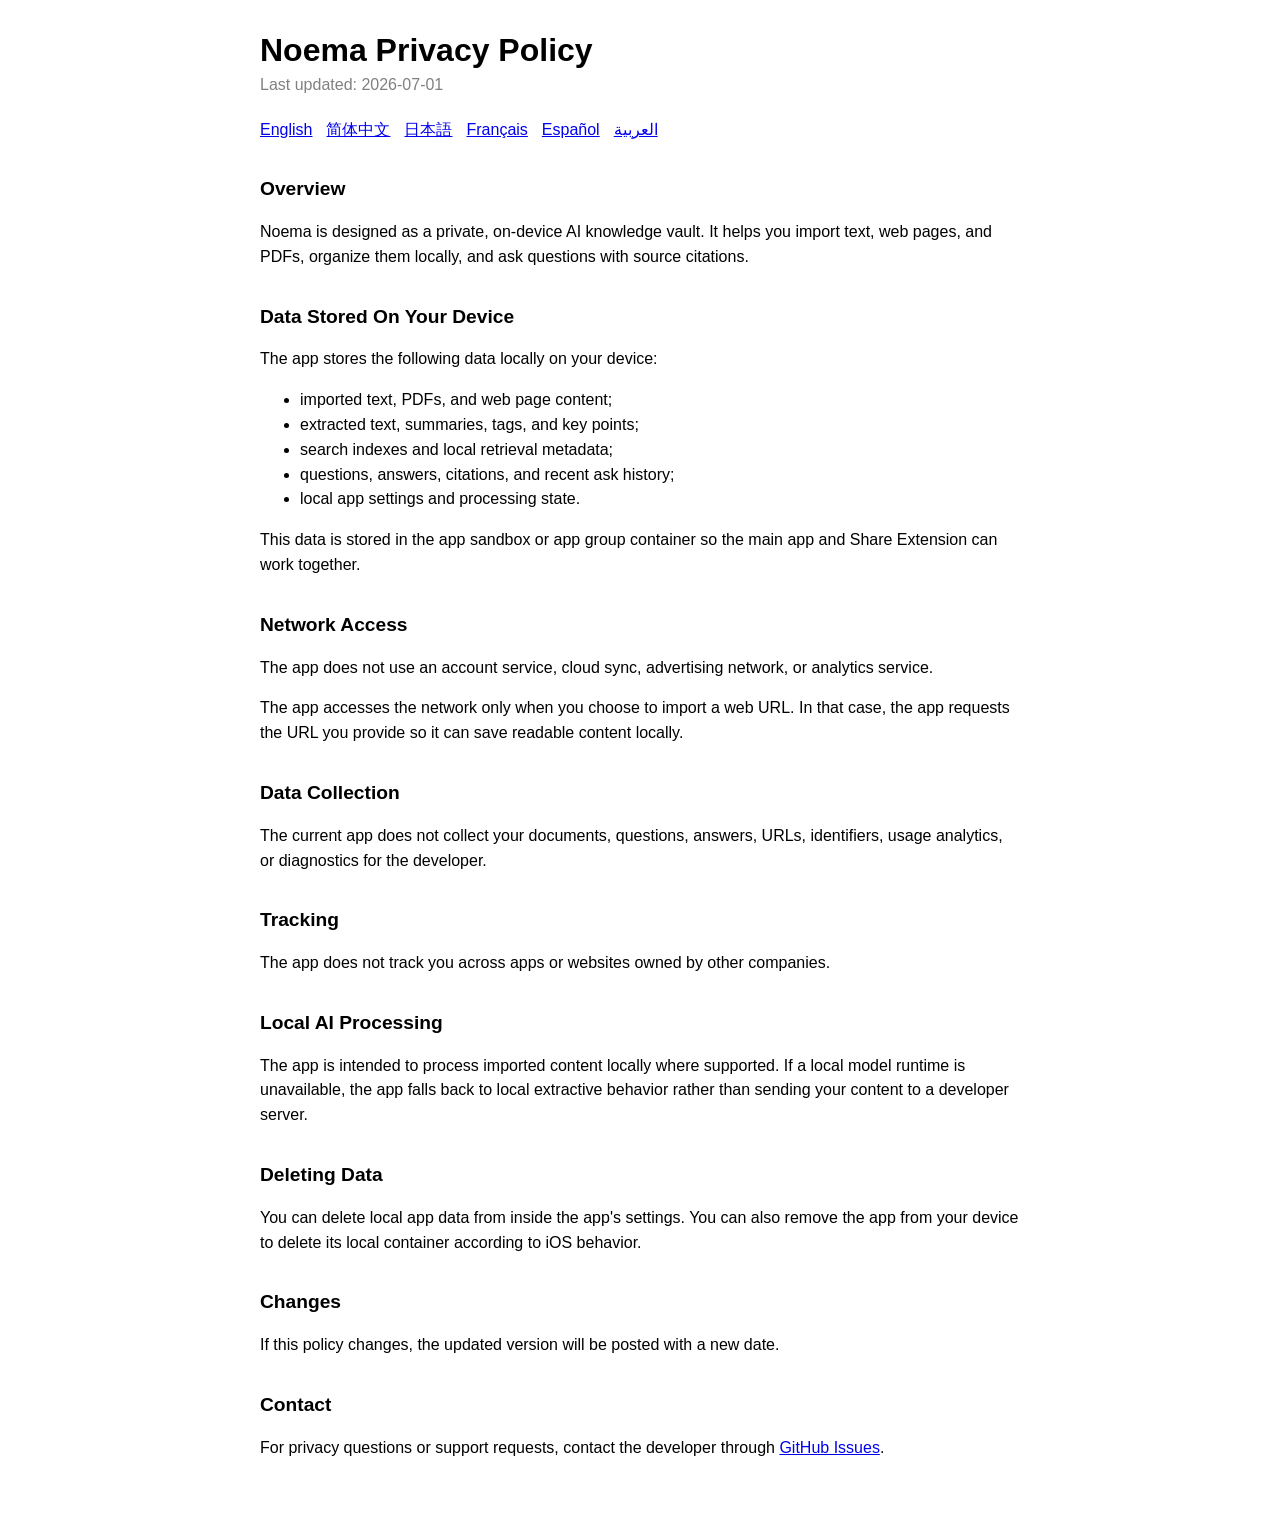
<file: index.html>
<!doctype html>
<html lang="en">
<head>
  <meta charset="utf-8">
  <meta name="viewport" content="width=device-width, initial-scale=1">
  <title>Noema Privacy Policy</title>
  <style>
    :root {
      color-scheme: light dark;
      font-family: -apple-system, BlinkMacSystemFont, "Segoe UI", sans-serif;
      line-height: 1.55;
    }
    body {
      margin: 0;
      padding: 32px 18px 56px;
      background: Canvas;
      color: CanvasText;
    }
    main {
      max-width: 760px;
      margin: 0 auto;
    }
    h1 {
      margin: 0 0 4px;
      font-size: 2rem;
      line-height: 1.15;
    }
    h2 {
      margin-top: 2rem;
      font-size: 1.2rem;
    }
    p, li {
      font-size: 1rem;
    }
    nav {
      display: flex;
      flex-wrap: wrap;
      gap: 8px 14px;
      margin: 20px 0 28px;
    }
    a {
      color: LinkText;
    }
    .updated {
      margin-top: 0;
      color: GrayText;
    }
  </style>
</head>
<body>
  <main>
    <h1>Noema Privacy Policy</h1>
    <p class="updated">Last updated: 2026-07-01</p>
    <nav aria-label="Language">
      <a href="./index.html">English</a>
      <a href="./zh-Hans.html">简体中文</a>
      <a href="./ja.html">日本語</a>
      <a href="./fr.html">Français</a>
      <a href="./es.html">Español</a>
      <a href="./ar.html">العربية</a>
    </nav>

    <h2>Overview</h2>
    <p>Noema is designed as a private, on-device AI knowledge vault. It helps you import text, web pages, and PDFs, organize them locally, and ask questions with source citations.</p>

    <h2>Data Stored On Your Device</h2>
    <p>The app stores the following data locally on your device:</p>
    <ul>
      <li>imported text, PDFs, and web page content;</li>
      <li>extracted text, summaries, tags, and key points;</li>
      <li>search indexes and local retrieval metadata;</li>
      <li>questions, answers, citations, and recent ask history;</li>
      <li>local app settings and processing state.</li>
    </ul>
    <p>This data is stored in the app sandbox or app group container so the main app and Share Extension can work together.</p>

    <h2>Network Access</h2>
    <p>The app does not use an account service, cloud sync, advertising network, or analytics service.</p>
    <p>The app accesses the network only when you choose to import a web URL. In that case, the app requests the URL you provide so it can save readable content locally.</p>

    <h2>Data Collection</h2>
    <p>The current app does not collect your documents, questions, answers, URLs, identifiers, usage analytics, or diagnostics for the developer.</p>

    <h2>Tracking</h2>
    <p>The app does not track you across apps or websites owned by other companies.</p>

    <h2>Local AI Processing</h2>
    <p>The app is intended to process imported content locally where supported. If a local model runtime is unavailable, the app falls back to local extractive behavior rather than sending your content to a developer server.</p>

    <h2>Deleting Data</h2>
    <p>You can delete local app data from inside the app's settings. You can also remove the app from your device to delete its local container according to iOS behavior.</p>

    <h2>Changes</h2>
    <p>If this policy changes, the updated version will be posted with a new date.</p>

    <h2>Contact</h2>
    <p>For privacy questions or support requests, contact the developer through <a href="https://github.com/Jorc/noema-privacy/issues">GitHub Issues</a>.</p>
  </main>
</body>
</html>
</file>
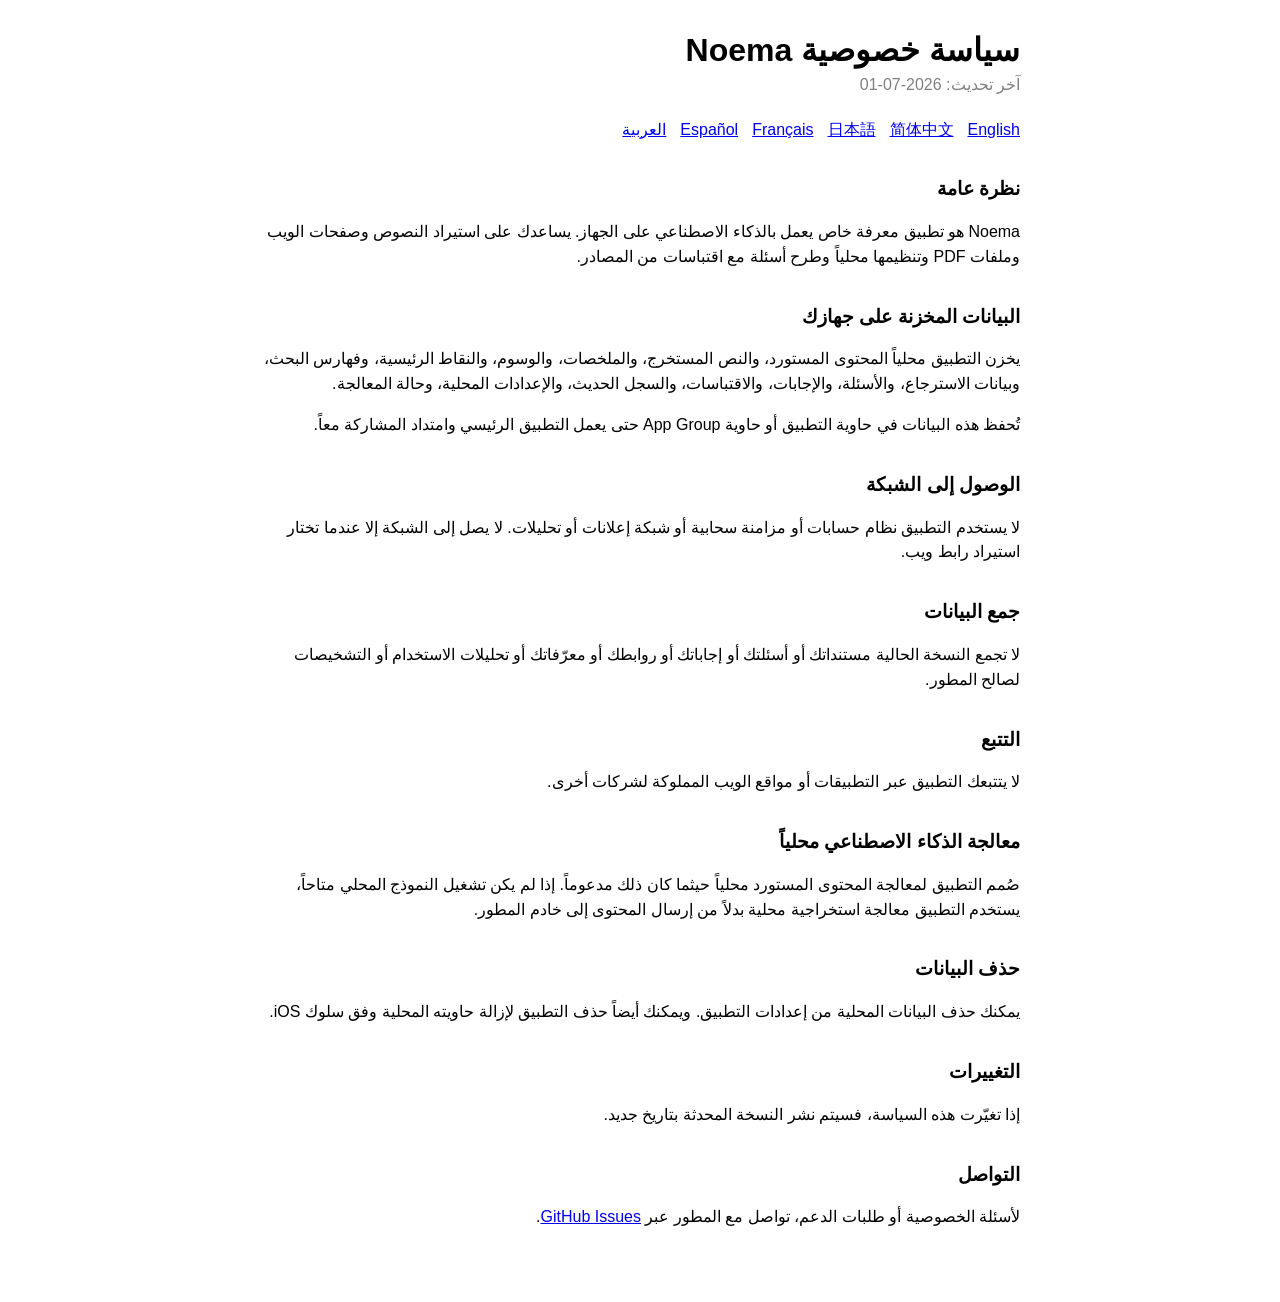
<file: ar.html>
<!doctype html>
<html lang="ar" dir="rtl">
<head>
  <meta charset="utf-8">
  <meta name="viewport" content="width=device-width, initial-scale=1">
  <title>سياسة خصوصية Noema</title>
  <link rel="stylesheet" href="./style.css">
</head>
<body>
  <main>
    <h1>سياسة خصوصية Noema</h1>
    <p class="updated">آخر تحديث: 2026-07-01</p>
    <nav aria-label="Language"><a href="./index.html">English</a><a href="./zh-Hans.html">简体中文</a><a href="./ja.html">日本語</a><a href="./fr.html">Français</a><a href="./es.html">Español</a><a href="./ar.html">العربية</a></nav>
    <h2>نظرة عامة</h2>
    <p>Noema هو تطبيق معرفة خاص يعمل بالذكاء الاصطناعي على الجهاز. يساعدك على استيراد النصوص وصفحات الويب وملفات PDF وتنظيمها محلياً وطرح أسئلة مع اقتباسات من المصادر.</p>
    <h2>البيانات المخزنة على جهازك</h2>
    <p>يخزن التطبيق محلياً المحتوى المستورد، والنص المستخرج، والملخصات، والوسوم، والنقاط الرئيسية، وفهارس البحث، وبيانات الاسترجاع، والأسئلة، والإجابات، والاقتباسات، والسجل الحديث، والإعدادات المحلية، وحالة المعالجة.</p>
    <p>تُحفظ هذه البيانات في حاوية التطبيق أو حاوية App Group حتى يعمل التطبيق الرئيسي وامتداد المشاركة معاً.</p>
    <h2>الوصول إلى الشبكة</h2>
    <p>لا يستخدم التطبيق نظام حسابات أو مزامنة سحابية أو شبكة إعلانات أو تحليلات. لا يصل إلى الشبكة إلا عندما تختار استيراد رابط ويب.</p>
    <h2>جمع البيانات</h2>
    <p>لا تجمع النسخة الحالية مستنداتك أو أسئلتك أو إجاباتك أو روابطك أو معرّفاتك أو تحليلات الاستخدام أو التشخيصات لصالح المطور.</p>
    <h2>التتبع</h2>
    <p>لا يتتبعك التطبيق عبر التطبيقات أو مواقع الويب المملوكة لشركات أخرى.</p>
    <h2>معالجة الذكاء الاصطناعي محلياً</h2>
    <p>صُمم التطبيق لمعالجة المحتوى المستورد محلياً حيثما كان ذلك مدعوماً. إذا لم يكن تشغيل النموذج المحلي متاحاً، يستخدم التطبيق معالجة استخراجية محلية بدلاً من إرسال المحتوى إلى خادم المطور.</p>
    <h2>حذف البيانات</h2>
    <p>يمكنك حذف البيانات المحلية من إعدادات التطبيق. ويمكنك أيضاً حذف التطبيق لإزالة حاويته المحلية وفق سلوك iOS.</p>
    <h2>التغييرات</h2>
    <p>إذا تغيّرت هذه السياسة، فسيتم نشر النسخة المحدثة بتاريخ جديد.</p>
    <h2>التواصل</h2>
    <p>لأسئلة الخصوصية أو طلبات الدعم، تواصل مع المطور عبر <a href="https://github.com/Jorc/noema-privacy/issues">GitHub Issues</a>.</p>
  </main>
</body>
</html>
</file>
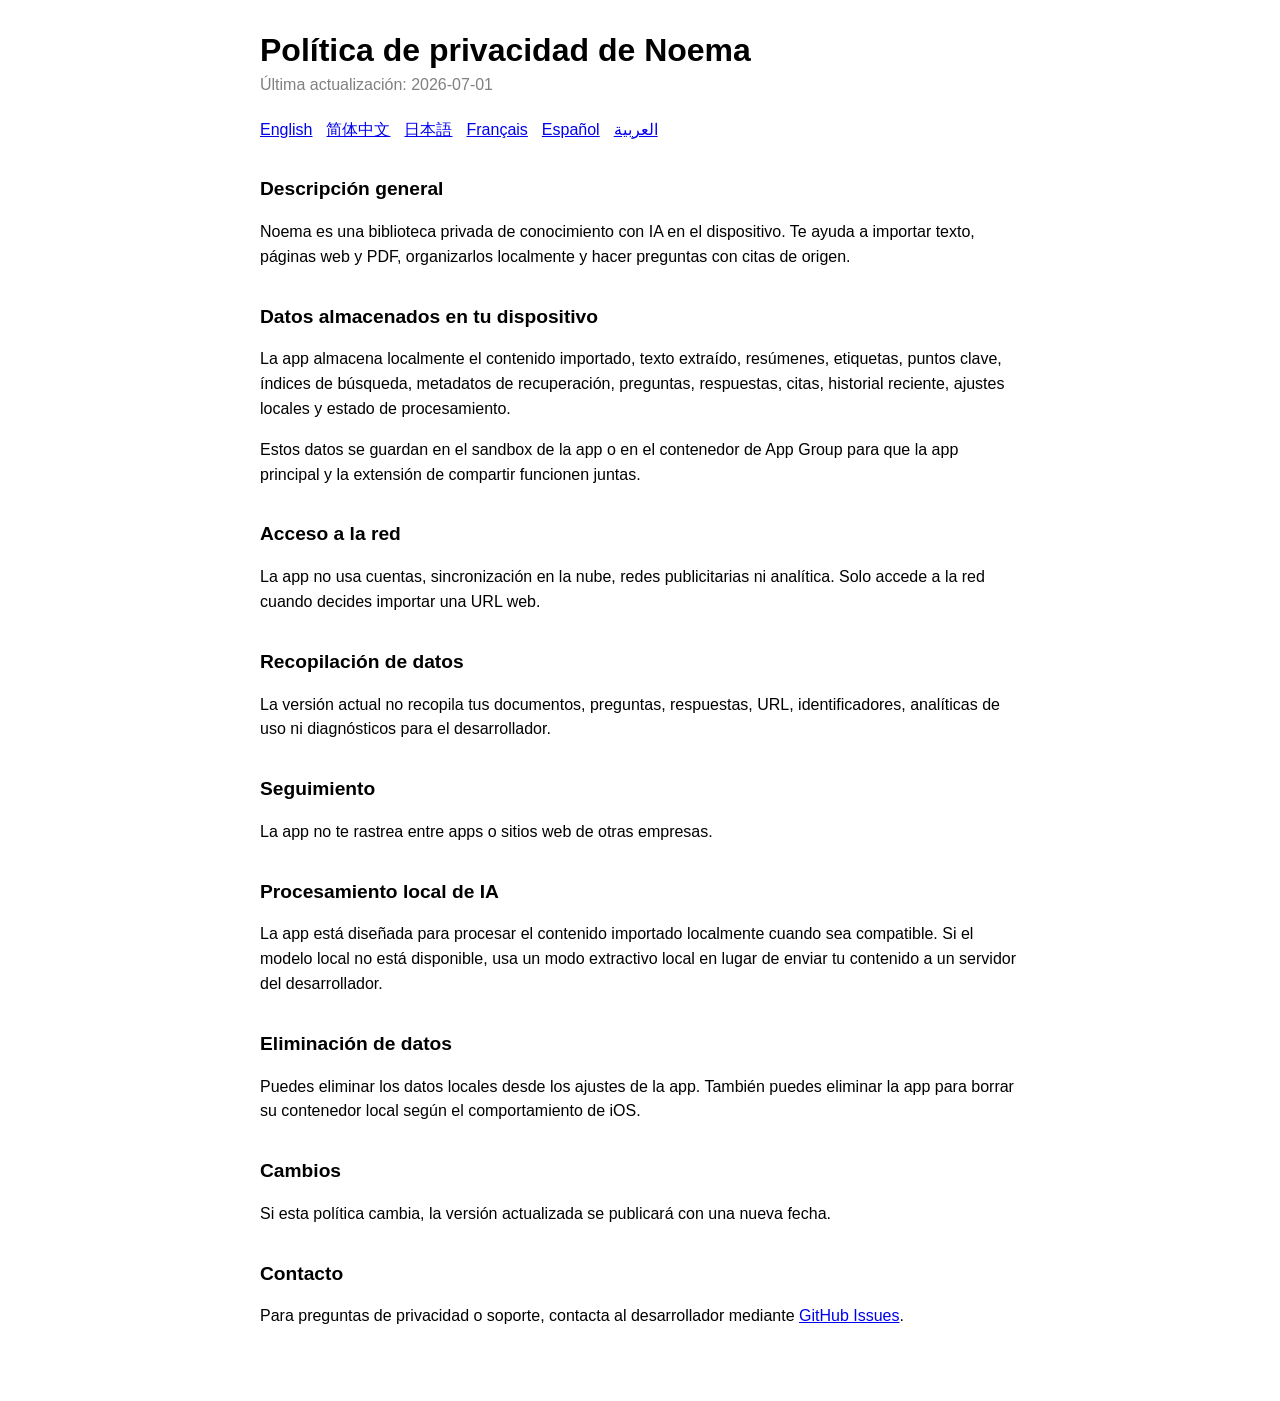
<file: es.html>
<!doctype html>
<html lang="es">
<head>
  <meta charset="utf-8">
  <meta name="viewport" content="width=device-width, initial-scale=1">
  <title>Política de privacidad de Noema</title>
  <link rel="stylesheet" href="./style.css">
</head>
<body>
  <main>
    <h1>Política de privacidad de Noema</h1>
    <p class="updated">Última actualización: 2026-07-01</p>
    <nav aria-label="Language"><a href="./index.html">English</a><a href="./zh-Hans.html">简体中文</a><a href="./ja.html">日本語</a><a href="./fr.html">Français</a><a href="./es.html">Español</a><a href="./ar.html">العربية</a></nav>
    <h2>Descripción general</h2>
    <p>Noema es una biblioteca privada de conocimiento con IA en el dispositivo. Te ayuda a importar texto, páginas web y PDF, organizarlos localmente y hacer preguntas con citas de origen.</p>
    <h2>Datos almacenados en tu dispositivo</h2>
    <p>La app almacena localmente el contenido importado, texto extraído, resúmenes, etiquetas, puntos clave, índices de búsqueda, metadatos de recuperación, preguntas, respuestas, citas, historial reciente, ajustes locales y estado de procesamiento.</p>
    <p>Estos datos se guardan en el sandbox de la app o en el contenedor de App Group para que la app principal y la extensión de compartir funcionen juntas.</p>
    <h2>Acceso a la red</h2>
    <p>La app no usa cuentas, sincronización en la nube, redes publicitarias ni analítica. Solo accede a la red cuando decides importar una URL web.</p>
    <h2>Recopilación de datos</h2>
    <p>La versión actual no recopila tus documentos, preguntas, respuestas, URL, identificadores, analíticas de uso ni diagnósticos para el desarrollador.</p>
    <h2>Seguimiento</h2>
    <p>La app no te rastrea entre apps o sitios web de otras empresas.</p>
    <h2>Procesamiento local de IA</h2>
    <p>La app está diseñada para procesar el contenido importado localmente cuando sea compatible. Si el modelo local no está disponible, usa un modo extractivo local en lugar de enviar tu contenido a un servidor del desarrollador.</p>
    <h2>Eliminación de datos</h2>
    <p>Puedes eliminar los datos locales desde los ajustes de la app. También puedes eliminar la app para borrar su contenedor local según el comportamiento de iOS.</p>
    <h2>Cambios</h2>
    <p>Si esta política cambia, la versión actualizada se publicará con una nueva fecha.</p>
    <h2>Contacto</h2>
    <p>Para preguntas de privacidad o soporte, contacta al desarrollador mediante <a href="https://github.com/Jorc/noema-privacy/issues">GitHub Issues</a>.</p>
  </main>
</body>
</html>
</file>
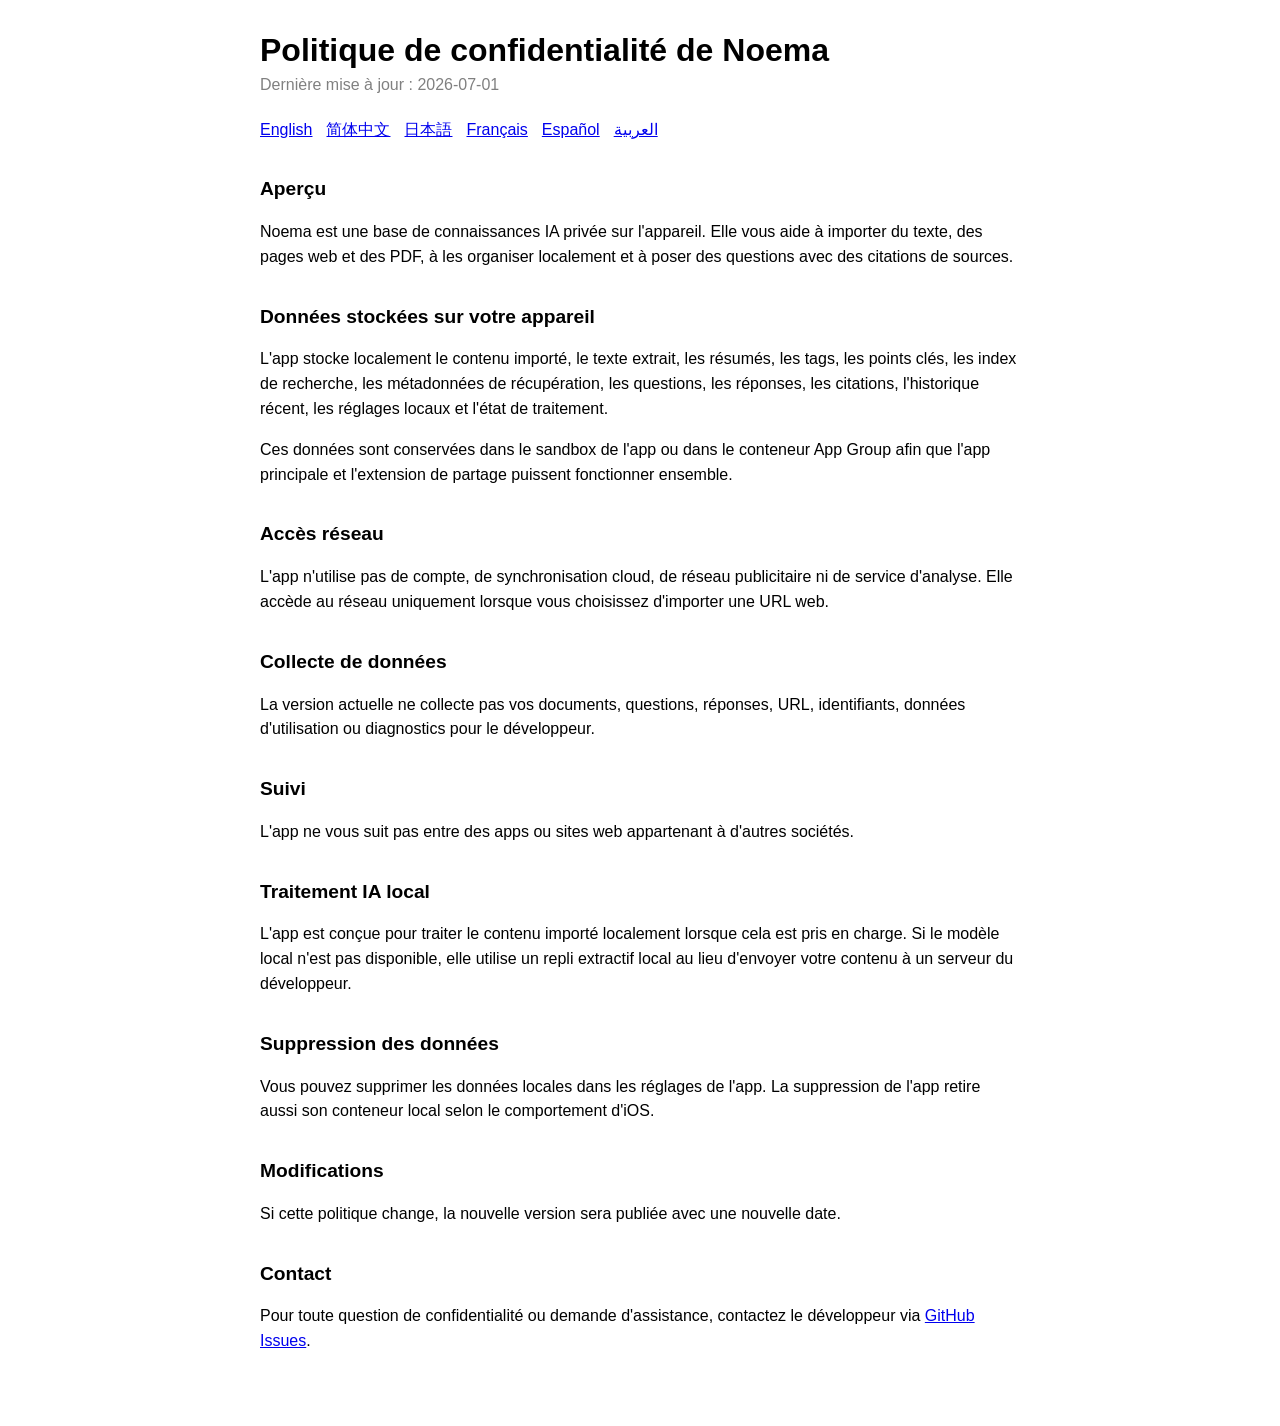
<file: fr.html>
<!doctype html>
<html lang="fr">
<head>
  <meta charset="utf-8">
  <meta name="viewport" content="width=device-width, initial-scale=1">
  <title>Politique de confidentialité de Noema</title>
  <link rel="stylesheet" href="./style.css">
</head>
<body>
  <main>
    <h1>Politique de confidentialité de Noema</h1>
    <p class="updated">Dernière mise à jour : 2026-07-01</p>
    <nav aria-label="Language"><a href="./index.html">English</a><a href="./zh-Hans.html">简体中文</a><a href="./ja.html">日本語</a><a href="./fr.html">Français</a><a href="./es.html">Español</a><a href="./ar.html">العربية</a></nav>
    <h2>Aperçu</h2>
    <p>Noema est une base de connaissances IA privée sur l'appareil. Elle vous aide à importer du texte, des pages web et des PDF, à les organiser localement et à poser des questions avec des citations de sources.</p>
    <h2>Données stockées sur votre appareil</h2>
    <p>L'app stocke localement le contenu importé, le texte extrait, les résumés, les tags, les points clés, les index de recherche, les métadonnées de récupération, les questions, les réponses, les citations, l'historique récent, les réglages locaux et l'état de traitement.</p>
    <p>Ces données sont conservées dans le sandbox de l'app ou dans le conteneur App Group afin que l'app principale et l'extension de partage puissent fonctionner ensemble.</p>
    <h2>Accès réseau</h2>
    <p>L'app n'utilise pas de compte, de synchronisation cloud, de réseau publicitaire ni de service d'analyse. Elle accède au réseau uniquement lorsque vous choisissez d'importer une URL web.</p>
    <h2>Collecte de données</h2>
    <p>La version actuelle ne collecte pas vos documents, questions, réponses, URL, identifiants, données d'utilisation ou diagnostics pour le développeur.</p>
    <h2>Suivi</h2>
    <p>L'app ne vous suit pas entre des apps ou sites web appartenant à d'autres sociétés.</p>
    <h2>Traitement IA local</h2>
    <p>L'app est conçue pour traiter le contenu importé localement lorsque cela est pris en charge. Si le modèle local n'est pas disponible, elle utilise un repli extractif local au lieu d'envoyer votre contenu à un serveur du développeur.</p>
    <h2>Suppression des données</h2>
    <p>Vous pouvez supprimer les données locales dans les réglages de l'app. La suppression de l'app retire aussi son conteneur local selon le comportement d'iOS.</p>
    <h2>Modifications</h2>
    <p>Si cette politique change, la nouvelle version sera publiée avec une nouvelle date.</p>
    <h2>Contact</h2>
    <p>Pour toute question de confidentialité ou demande d'assistance, contactez le développeur via <a href="https://github.com/Jorc/noema-privacy/issues">GitHub Issues</a>.</p>
  </main>
</body>
</html>
</file>
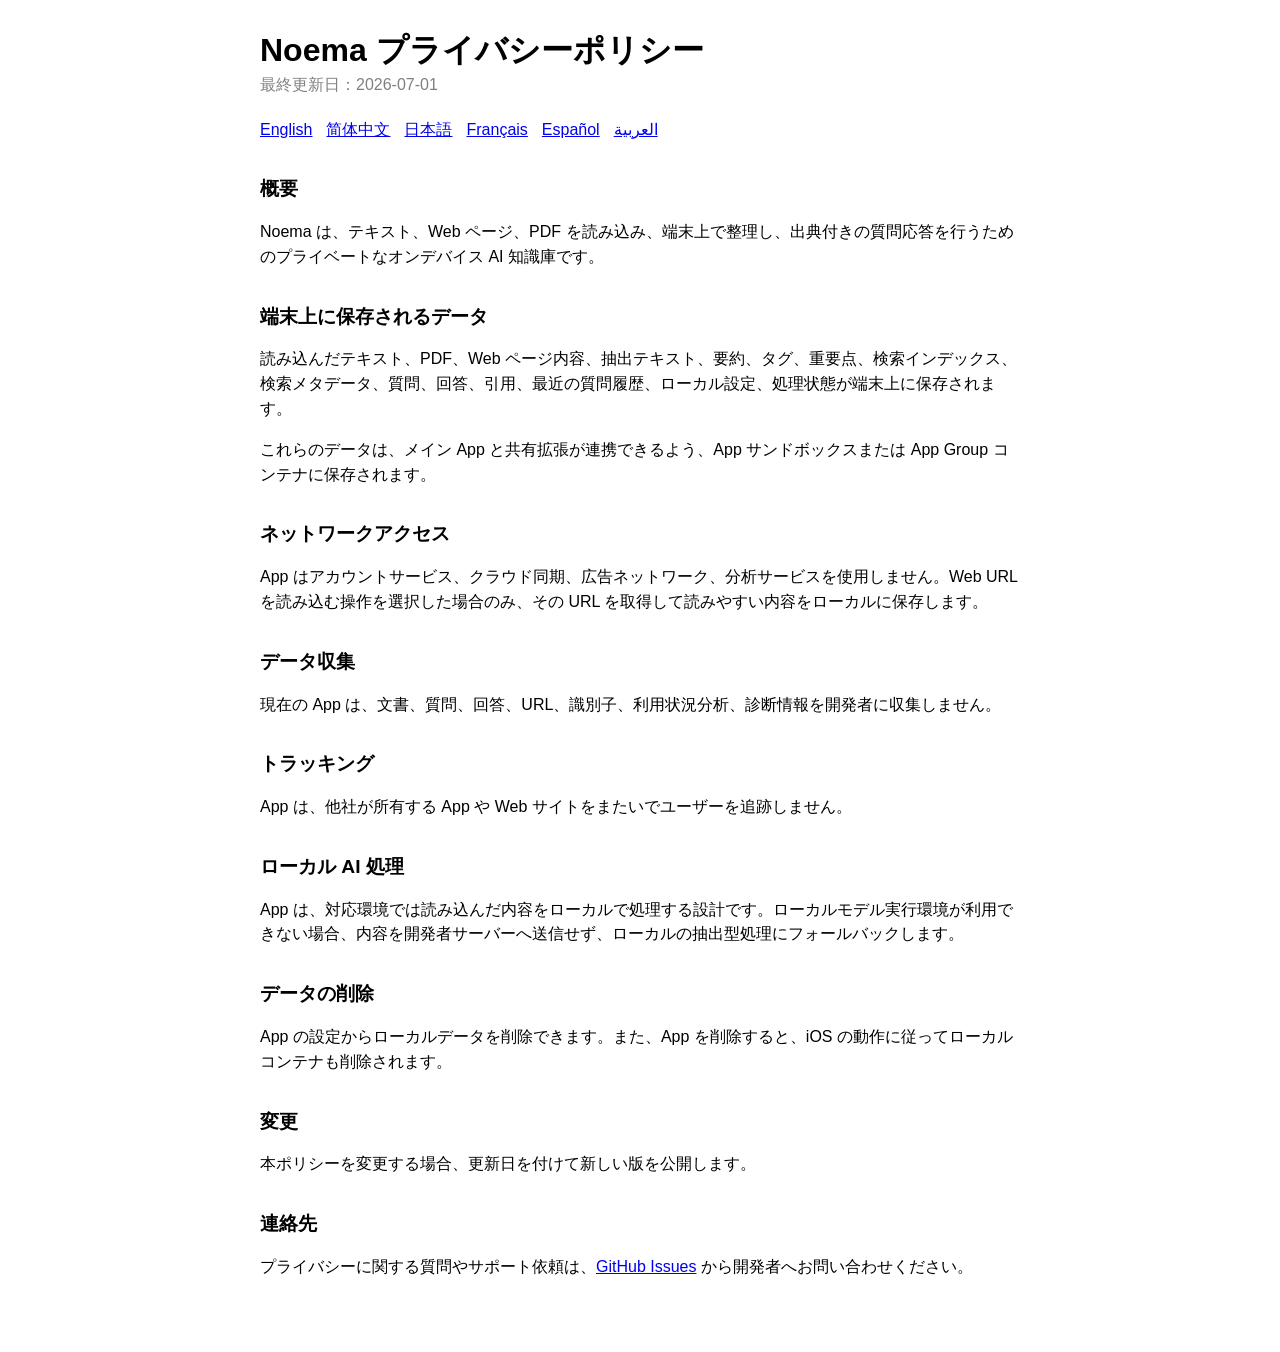
<file: ja.html>
<!doctype html>
<html lang="ja">
<head>
  <meta charset="utf-8">
  <meta name="viewport" content="width=device-width, initial-scale=1">
  <title>Noema プライバシーポリシー</title>
  <link rel="stylesheet" href="./style.css">
</head>
<body>
  <main>
    <h1>Noema プライバシーポリシー</h1>
    <p class="updated">最終更新日：2026-07-01</p>
    <nav aria-label="Language"><a href="./index.html">English</a><a href="./zh-Hans.html">简体中文</a><a href="./ja.html">日本語</a><a href="./fr.html">Français</a><a href="./es.html">Español</a><a href="./ar.html">العربية</a></nav>
    <h2>概要</h2>
    <p>Noema は、テキスト、Web ページ、PDF を読み込み、端末上で整理し、出典付きの質問応答を行うためのプライベートなオンデバイス AI 知識庫です。</p>
    <h2>端末上に保存されるデータ</h2>
    <p>読み込んだテキスト、PDF、Web ページ内容、抽出テキスト、要約、タグ、重要点、検索インデックス、検索メタデータ、質問、回答、引用、最近の質問履歴、ローカル設定、処理状態が端末上に保存されます。</p>
    <p>これらのデータは、メイン App と共有拡張が連携できるよう、App サンドボックスまたは App Group コンテナに保存されます。</p>
    <h2>ネットワークアクセス</h2>
    <p>App はアカウントサービス、クラウド同期、広告ネットワーク、分析サービスを使用しません。Web URL を読み込む操作を選択した場合のみ、その URL を取得して読みやすい内容をローカルに保存します。</p>
    <h2>データ収集</h2>
    <p>現在の App は、文書、質問、回答、URL、識別子、利用状況分析、診断情報を開発者に収集しません。</p>
    <h2>トラッキング</h2>
    <p>App は、他社が所有する App や Web サイトをまたいでユーザーを追跡しません。</p>
    <h2>ローカル AI 処理</h2>
    <p>App は、対応環境では読み込んだ内容をローカルで処理する設計です。ローカルモデル実行環境が利用できない場合、内容を開発者サーバーへ送信せず、ローカルの抽出型処理にフォールバックします。</p>
    <h2>データの削除</h2>
    <p>App の設定からローカルデータを削除できます。また、App を削除すると、iOS の動作に従ってローカルコンテナも削除されます。</p>
    <h2>変更</h2>
    <p>本ポリシーを変更する場合、更新日を付けて新しい版を公開します。</p>
    <h2>連絡先</h2>
    <p>プライバシーに関する質問やサポート依頼は、<a href="https://github.com/Jorc/noema-privacy/issues">GitHub Issues</a> から開発者へお問い合わせください。</p>
  </main>
</body>
</html>
</file>
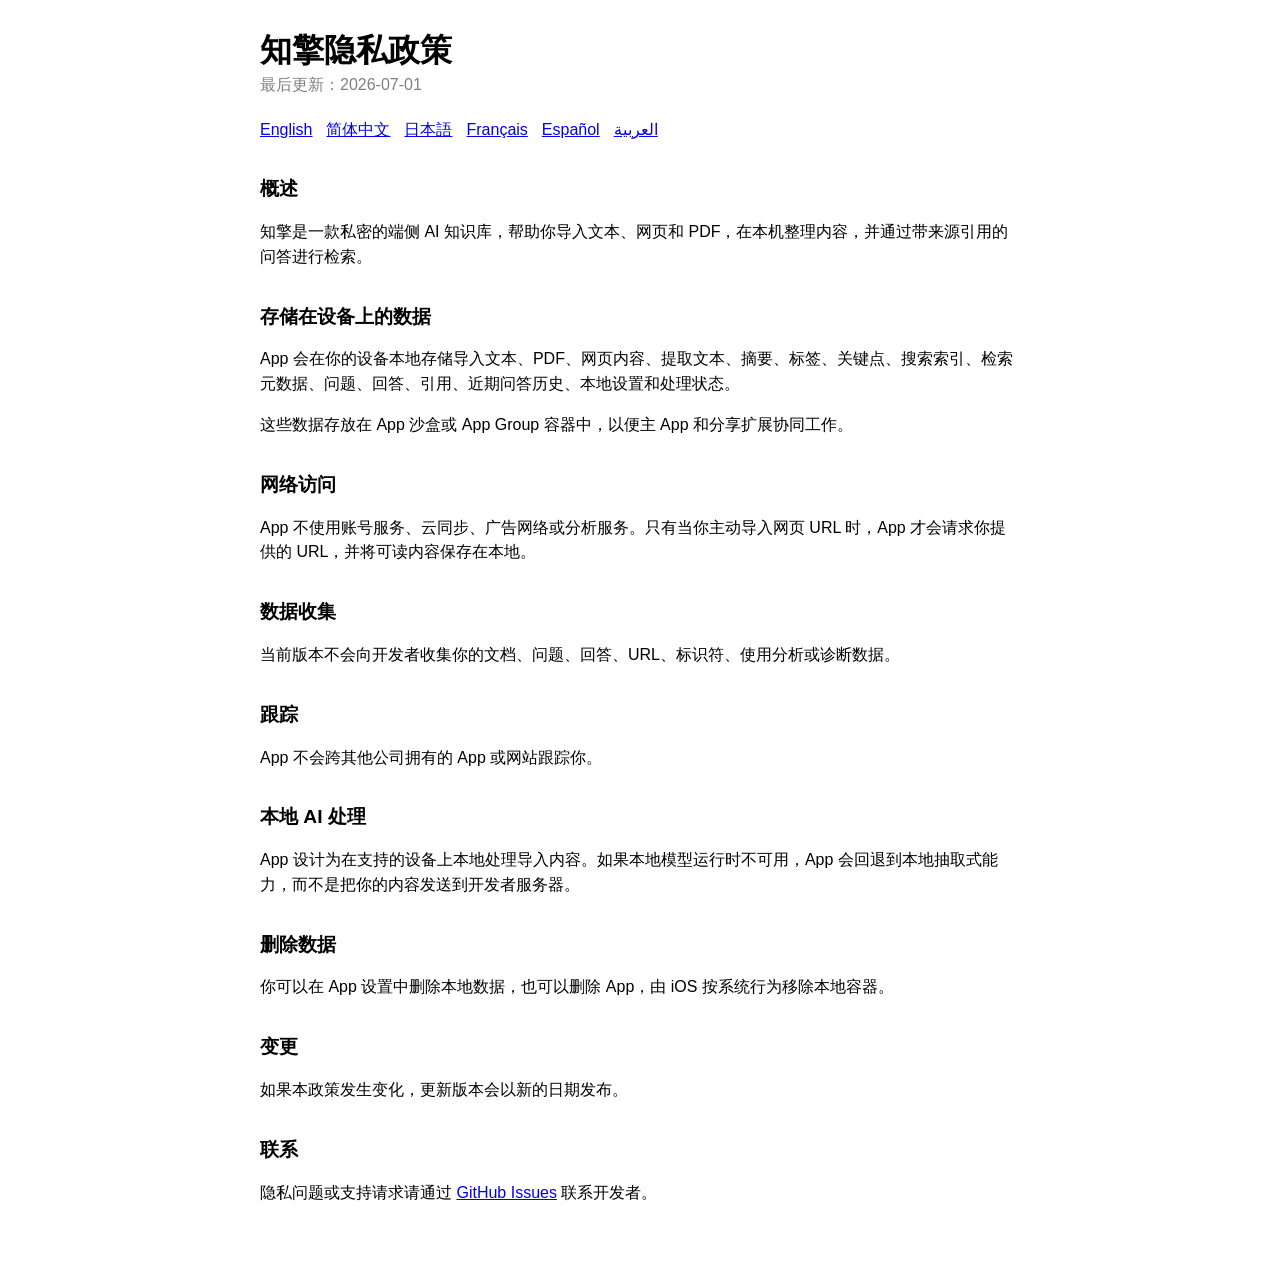
<file: zh-Hans.html>
<!doctype html>
<html lang="zh-Hans">
<head>
  <meta charset="utf-8">
  <meta name="viewport" content="width=device-width, initial-scale=1">
  <title>知擎隐私政策</title>
  <link rel="stylesheet" href="./style.css">
</head>
<body>
  <main>
    <h1>知擎隐私政策</h1>
    <p class="updated">最后更新：2026-07-01</p>
    <nav aria-label="Language"><a href="./index.html">English</a><a href="./zh-Hans.html">简体中文</a><a href="./ja.html">日本語</a><a href="./fr.html">Français</a><a href="./es.html">Español</a><a href="./ar.html">العربية</a></nav>
    <h2>概述</h2>
    <p>知擎是一款私密的端侧 AI 知识库，帮助你导入文本、网页和 PDF，在本机整理内容，并通过带来源引用的问答进行检索。</p>
    <h2>存储在设备上的数据</h2>
    <p>App 会在你的设备本地存储导入文本、PDF、网页内容、提取文本、摘要、标签、关键点、搜索索引、检索元数据、问题、回答、引用、近期问答历史、本地设置和处理状态。</p>
    <p>这些数据存放在 App 沙盒或 App Group 容器中，以便主 App 和分享扩展协同工作。</p>
    <h2>网络访问</h2>
    <p>App 不使用账号服务、云同步、广告网络或分析服务。只有当你主动导入网页 URL 时，App 才会请求你提供的 URL，并将可读内容保存在本地。</p>
    <h2>数据收集</h2>
    <p>当前版本不会向开发者收集你的文档、问题、回答、URL、标识符、使用分析或诊断数据。</p>
    <h2>跟踪</h2>
    <p>App 不会跨其他公司拥有的 App 或网站跟踪你。</p>
    <h2>本地 AI 处理</h2>
    <p>App 设计为在支持的设备上本地处理导入内容。如果本地模型运行时不可用，App 会回退到本地抽取式能力，而不是把你的内容发送到开发者服务器。</p>
    <h2>删除数据</h2>
    <p>你可以在 App 设置中删除本地数据，也可以删除 App，由 iOS 按系统行为移除本地容器。</p>
    <h2>变更</h2>
    <p>如果本政策发生变化，更新版本会以新的日期发布。</p>
    <h2>联系</h2>
    <p>隐私问题或支持请求请通过 <a href="https://github.com/Jorc/noema-privacy/issues">GitHub Issues</a> 联系开发者。</p>
  </main>
</body>
</html>
</file>
<file: style.css>
:root {
  color-scheme: light dark;
  font-family: -apple-system, BlinkMacSystemFont, "Segoe UI", sans-serif;
  line-height: 1.55;
}
body {
  margin: 0;
  padding: 32px 18px 56px;
  background: Canvas;
  color: CanvasText;
}
main {
  max-width: 760px;
  margin: 0 auto;
}
h1 {
  margin: 0 0 4px;
  font-size: 2rem;
  line-height: 1.15;
}
h2 {
  margin-top: 2rem;
  font-size: 1.2rem;
}
p, li {
  font-size: 1rem;
}
nav {
  display: flex;
  flex-wrap: wrap;
  gap: 8px 14px;
  margin: 20px 0 28px;
}
a {
  color: LinkText;
}
.updated {
  margin-top: 0;
  color: GrayText;
}
</file>
